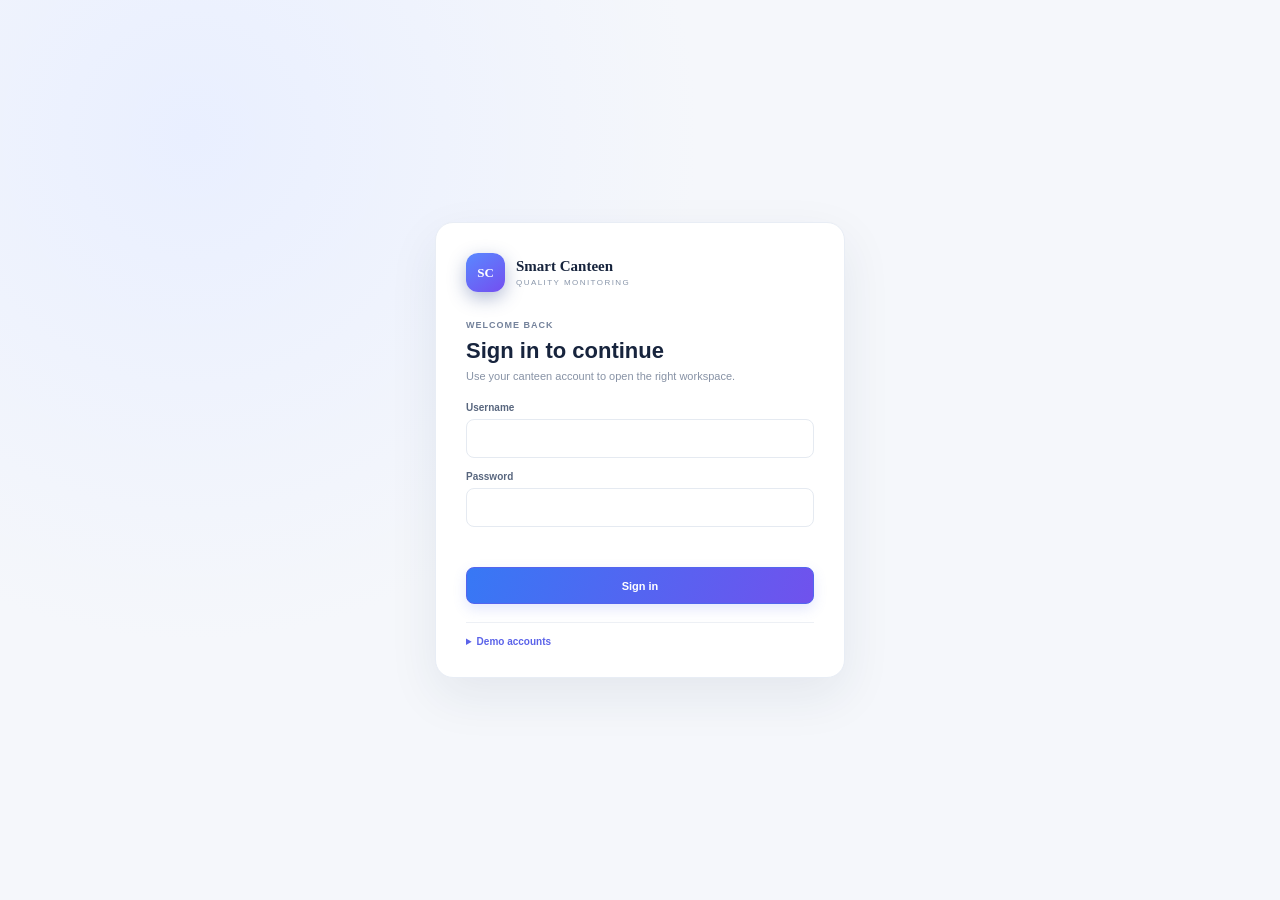
<file: templates/login.html>
<!doctype html>
<html lang="en">
<head>
  <meta charset="utf-8">
  <meta name="viewport" content="width=device-width, initial-scale=1">
  <title>Sign in · Smart Canteen</title>
  <link rel="stylesheet" href="/assets/css/styles.css">
</head>
<body class="login-page">
  <main class="login-card">
    <a class="brand login-brand" href="/login"><span class="brand-mark">SC</span><span><strong>Smart Canteen</strong><small>QUALITY MONITORING</small></span></a>
    <div class="eyebrow">WELCOME BACK</div>
    <h1>Sign in to continue</h1>
    <p class="login-intro">Use your canteen account to open the right workspace.</p>
    <form id="loginForm">
      <label>Username<input name="username" autocomplete="username" required></label>
      <label>Password<input name="password" type="password" autocomplete="current-password" required></label>
      <p class="login-error" id="loginError" role="alert"></p>
      <button class="button button-primary" type="submit">Sign in</button>
    </form>
    <details class="demo-credentials"><summary>Demo accounts</summary>
      <p>Admin: <code>admin / admin123</code></p>
      <p>Manager: <code>manager / manager123</code></p>
      <p>Inspector: <code>inspector / inspector123</code></p>
      <p>Student: <code>student / student123</code></p>
      <small>Local demo credentials only. Set a secret key and replace these accounts before deployment.</small>
    </details>
  </main>
  <script>
    const form = document.getElementById("loginForm");
    form.addEventListener("submit", async event => {
      event.preventDefault();
      const data = new FormData(form);
      const error = document.getElementById("loginError");
      error.textContent = "";
      try {
        const response = await fetch("/api/auth/login", {
          method: "POST",
          headers: { "Content-Type": "application/json" },
          body: JSON.stringify({ username: data.get("username"), password: data.get("password") })
        });
        const contentType = response.headers.get("content-type") || "";
        if (!contentType.includes("application/json")) {
          throw new Error(
            `The server returned HTTP ${response.status} instead of an API response. GitHub Pages cannot run the Flask login backend.`
          );
        }
        const result = await response.json();
        if (!response.ok) throw new Error(result.error || "Unable to sign in.");
        location.href = result.user.role === "Student" ? "/student" : "/";
      } catch (failure) {
        error.textContent = failure.message || "Unable to connect to the server.";
      }
    });
  </script>
</body>
</html>
</file>
<file: assets/css/styles.css>
:root{--navy:#071b3b;--navy-2:#0e2d59;--ink:#17243d;--muted:#738099;--line:#e8edf5;--canvas:#f5f7fb;--blue:#367cf6;--purple:#7455f6;--green:#23b878;--amber:#f2a93b;--coral:#f15e69;--shadow:0 7px 24px rgba(29,52,92,.055);--radius:15px}
[hidden]{display:none!important}
*{box-sizing:border-box}body{margin:0;background:var(--canvas);color:var(--ink);font-family:"DM Sans",sans-serif;font-size:13px}button,input,select,textarea{font:inherit}button{cursor:pointer}button:focus-visible,input:focus-visible,select:focus-visible,textarea:focus-visible{outline:3px solid rgba(54,124,246,.24);outline-offset:2px}h1,h2,h3,p{margin:0}h1,h2{font-family:Manrope,"DM Sans",sans-serif}button[disabled]{opacity:.6;cursor:not-allowed}.app-shell{min-height:100vh;display:flex}.sidebar{position:fixed;z-index:20;inset:0 auto 0 0;width:248px;background:linear-gradient(180deg,#081d3d 0%,#0a2449 58%,#0b2041 100%);color:#c7d2e4;padding:22px 14px 14px;display:flex;flex-direction:column;transition:width .22s ease,transform .22s ease}.brand{display:flex;gap:11px;align-items:center;color:white;text-decoration:none;padding:2px 10px 24px}.brand-mark{width:39px;height:39px;border-radius:12px;display:grid;place-items:center;background:linear-gradient(145deg,#5989ff,#744ef0);box-shadow:0 6px 18px #243e8859}.brand-mark svg{width:21px}.brand strong{display:block;font:800 15px Manrope}.brand small{display:block;color:#8fa5c5;font-size:8px;letter-spacing:1.45px;margin-top:3px}.nav-caption{font-size:9px;font-weight:700;color:#768eae;letter-spacing:1.25px;padding:8px 12px 9px}.main-nav{display:grid;gap:4px}.nav-link{width:100%;height:41px;border:0;border-radius:9px;color:#b9c8dd;background:transparent;display:flex;align-items:center;gap:12px;padding:0 12px;text-align:left;transition:.16s}.nav-link svg{width:17px;height:17px;stroke-width:1.8}.nav-link span:nth-child(2){font-size:12px;font-weight:500}.nav-link:hover{background:#ffffff0d;color:#fff}.nav-link.active{background:linear-gradient(90deg,#3775f5,#4d5bf3);color:#fff;box-shadow:0 5px 15px #2757ca49}.nav-count{margin-left:auto;color:#cfdaeb;font-size:10px}.alert-count{color:#ff9ca3}.nav-caption-bottom{margin-top:19px}.sidebar-bottom{margin-top:auto}.demo-note{display:flex;align-items:center;gap:10px;background:#ffffff0b;border:1px solid #ffffff13;border-radius:10px;padding:11px 12px;margin:0 2px 12px}.demo-note strong,.demo-note small{display:block}.demo-note strong{font-size:11px;color:#e7edf7}.demo-note small{font-size:10px;color:#90a5c3;margin-top:3px}.demo-dot,.live-dot{width:7px;height:7px;display:inline-block;border-radius:50%;background:#22c98b;box-shadow:0 0 0 3px #22c98b20}.profile-mini{background:transparent;border:0;color:white;display:flex;width:100%;align-items:center;gap:10px;text-align:left;padding:11px 7px;border-top:1px solid #ffffff12}.profile-mini>span:nth-child(2){flex:1}.profile-mini strong,.profile-mini small{display:block}.profile-mini strong{font-size:11px}.profile-mini small{font-size:10px;color:#8fa5c5;margin-top:3px}.profile-mini>svg{width:14px;color:#90a5c3}.avatar{width:30px;height:30px;border-radius:50%;display:grid;place-items:center;flex:0 0 auto;background:linear-gradient(140deg,#ddf0ff,#c9d9ff);color:#3159a4;font-size:10px;font-weight:800}.avatar-manager{background:linear-gradient(135deg,#d6eaff,#abbeff);color:#31559e}.sidebar-collapse{display:flex;align-items:center;gap:11px;width:100%;border:0;background:transparent;color:#8399b7;padding:12px 10px 4px;font-size:10px}.sidebar-collapse svg{width:15px}.main-area{margin-left:248px;min-width:0;width:calc(100% - 248px);min-height:100vh;display:flex;flex-direction:column;transition:margin .22s,width .22s}.topbar{height:66px;display:flex;align-items:center;gap:19px;padding:0 32px;background:#fff;border-bottom:1px solid #edf0f5;position:sticky;top:0;z-index:10}.crumb{white-space:nowrap;display:flex;align-items:center;gap:9px;font-size:11px;color:#9aa5b7}.crumb svg{width:13px}.crumb strong{color:#384763;font-weight:600}.search-box{height:35px;margin-left:auto;width:min(340px,30vw);display:flex;align-items:center;gap:9px;padding:0 10px;background:#f4f6fa;border:1px solid #eef1f5;border-radius:8px;color:#8995a9}.search-box svg{width:15px}.search-box input{min-width:0;flex:1;border:0;background:transparent;color:var(--ink);outline:none;font-size:11px}.search-box kbd{font-size:9px;border:1px solid #dfe4ec;border-radius:4px;padding:2px 4px;color:#8792a5;background:white}.icon-button{width:35px;height:35px;border-radius:9px;border:1px solid #edf0f5;background:white;color:#5b6982;display:grid;place-items:center;position:relative}.icon-button svg{width:17px}.icon-button:hover{background:#f7f9fc}.notification-button span,.notification-dot{position:absolute;width:7px;height:7px;right:7px;top:6px;border:1px solid white;border-radius:50%;background:#f35665}.profile-top{display:flex;align-items:center;gap:8px;border:0;background:transparent;color:#48566f;font-size:11px;white-space:nowrap}.profile-top .avatar{width:28px;height:28px}.profile-top svg{width:13px}.student-switch{height:34px;display:flex;align-items:center;gap:7px;border:0;border-radius:8px;background:#f0edff;color:#664be2;padding:0 11px;font-size:10px;font-weight:700;white-space:nowrap}.student-switch svg{width:14px}.mobile-menu{display:none}.page-wrap{width:100%;max-width:1600px;padding:25px 32px 22px;margin:0 auto;flex:1}.page-heading{display:flex;align-items:flex-end;justify-content:space-between;gap:15px;margin-bottom:19px}.eyebrow{font-size:9px;color:#74829b;font-weight:700;letter-spacing:1px;margin-bottom:7px;display:flex;align-items:center;gap:8px}.eyebrow .live-dot{width:6px;height:6px}.demo-pill{padding:3px 6px;color:#6d56df;background:#f0edff;border-radius:4px;font-size:8px;letter-spacing:.5px}.page-heading h1{font-size:23px;letter-spacing:-.65px;color:#14223c}.page-heading p{font-size:11px;color:#8792a5;margin-top:5px}.page-heading p b{color:#c1c9d5;padding:0 3px}.button{display:inline-flex;align-items:center;justify-content:center;gap:8px;height:37px;padding:0 13px;border-radius:8px;font-weight:600;font-size:11px;white-space:nowrap}.button svg{width:15px;height:15px}.button-outline{border:1px solid #e3e8f0;background:white;color:#56637b}.button-outline:hover{border-color:#becce1;background:#fbfcff}.button-primary{border:1px solid #5365ee;color:white;background:linear-gradient(110deg,#3778f5,#7052ed);box-shadow:0 5px 13px #5873ef2b}.button-primary:hover{filter:brightness(1.04)}.button-chevron{width:12px!important}.metric-grid{display:grid;grid-template-columns:repeat(5,minmax(0,1fr));gap:12px;margin-bottom:14px}.metric-card,.panel{border:1px solid #e9edf4;background:#fff;border-radius:var(--radius);box-shadow:var(--shadow)}.metric-card{padding:15px 15px 12px;min-width:0}.metric-top{display:flex;align-items:center;justify-content:space-between;font-size:10px;font-weight:600;color:#68758c;gap:5px}.metric-icon{width:31px;height:31px;display:grid;place-items:center;border-radius:9px;flex:0 0 auto}.metric-icon svg{width:16px;height:16px}.green{color:#18a668;background:#e6f8ef}.blue{color:#3479ed;background:#e9f1ff}.violet{color:#7655ed;background:#f0ecff}.amber{color:#ec9e28;background:#fff5e4}.red{color:#eb5661;background:#fff0f1}.metric-number{display:flex;align-items:baseline;gap:3px;margin:9px 0 8px;white-space:nowrap}.metric-number strong{font:800 24px Manrope;letter-spacing:-.7px;color:#14213b}.metric-number>span{font-size:11px;color:#65728a;font-weight:600}.metric-number em{font-style:normal;font-size:9px;font-weight:700;margin-left:auto;display:flex;align-items:center;gap:3px}.metric-number em svg{width:12px;height:12px}.positive{color:#1caa74}.negative,.text-coral{color:#e65863!important}.metric-foot{display:flex;align-items:center;gap:8px;min-height:14px;font-size:9px;color:#99a3b2;white-space:nowrap}.metric-foot small{font-size:9px;overflow:hidden;text-overflow:ellipsis}.metric-foot small b{color:#64728b}.mini-bar{height:4px;background:#edf3ef;border-radius:4px;flex:1;max-width:58px;overflow:hidden}.mini-bar i{display:block;height:100%;border-radius:4px;background:#28bd83}.blue-bar{background:#edf2fc}.blue-bar i{background:#4c87f4}.metric-context{overflow:hidden;text-overflow:ellipsis}.target-check{margin-left:auto;color:#23b878}.target-check svg{width:14px;height:14px}.stars-small{color:#f3a83f;letter-spacing:1px;font-size:11px;white-space:nowrap}.metric-link,.text-button{color:#5e5ce8;cursor:pointer}.metric-link{font-size:9px;font-weight:600;margin-left:auto;display:flex;align-items:center;gap:3px}.metric-link svg{width:11px}.charts-grid{display:grid;grid-template-columns:1fr 1fr;gap:13px;margin-bottom:13px}.panel{padding:15px 16px;min-width:0}.chart-panel{height:256px}.panel-heading{display:flex;align-items:center;justify-content:space-between;gap:12px;margin-bottom:10px}.panel-title{display:flex;align-items:center;gap:9px;min-width:0}.panel-title h2{font-size:12px;letter-spacing:-.2px;color:#21304b}.panel-title small{display:block;color:#9aa4b4;font-size:9px;margin-top:3px}.panel-icon{width:28px;height:28px;border-radius:8px;display:grid;place-items:center;flex:0 0 auto}.panel-icon svg{width:15px;height:15px}.purple-icon{background:#f0edff;color:#7055ed}.coral-icon{background:#fff0f1;color:#ed6470}.blue-icon{background:#eaf2ff;color:#4d82ed}.green-icon{background:#e8f8f0;color:#24af73}.select-compact{height:29px;border:1px solid #e8edf4;border-radius:7px;padding:0 9px;background:#fff;color:#66738b;font-size:9px}.text-button{border:0;background:transparent;padding:4px 1px;font-size:9px;font-weight:700;white-space:nowrap;display:inline-flex;gap:4px;align-items:center}.text-button svg{width:12px;height:12px}.chart-canvas{height:184px;position:relative}.trend-panel .chart-canvas{height:178px}.lower-grid{display:grid;grid-template-columns:1.02fr .98fr;gap:13px;margin-bottom:13px}.pdca-panel,.complaints-panel{min-height:238px}.more-button{background:transparent;color:#8e9aae;border:0}.more-button svg{width:17px}.pdca-steps{display:flex;align-items:stretch;gap:4px;margin:17px 0 16px}.pdca-step{min-width:0;flex:1;padding:11px 9px 9px;border-radius:9px;border:1px solid}.step-plan{background:#f1fbf5;border-color:#b9e9cb}.step-do{background:#eff6ff;border-color:#c6d9ff}.step-check{background:#fff9e9;border-color:#f5df9d}.step-act{background:#fff2f2;border-color:#f4c5c8}.step-label{font-size:8px;letter-spacing:.55px;font-weight:800;color:#567269;display:block;margin-bottom:8px}.step-do .step-label{color:#4972b9}.step-check .step-label{color:#ad8831}.step-act .step-label{color:#b85b64}.pdca-step strong{font-size:9px;display:block;white-space:nowrap;overflow:hidden;text-overflow:ellipsis}.pdca-step small{display:block;color:#8994a5;font-size:8px;margin:4px 0 10px;white-space:nowrap;overflow:hidden;text-overflow:ellipsis}.step-status{display:flex;align-items:center;gap:3px;font-size:8px;font-weight:700;color:#5e8a70;white-space:nowrap}.step-status svg{width:11px;height:11px}.step-do .step-status{color:#557ac0}.step-check .step-status,.step-act .step-status{color:#aa8b43}.step-arrow{width:12px;flex:0 0 auto;color:#aab4c3;align-self:center}.step-arrow svg{width:13px}.progress-row{display:flex;align-items:center;gap:8px;font-size:9px;color:#8994a6}.progress-row strong{font-size:9px;color:#50607c}.progress-track{height:5px;background:#edf0f6;border-radius:5px;overflow:hidden;flex:1}.progress-track i{display:block;height:100%;border-radius:5px;background:linear-gradient(90deg,#387bf5,#7655f1)}.progress-row .text-button{margin-left:2px}.complaint-table,.full-table{width:100%;border-collapse:collapse;text-align:left}.complaint-table th,.full-table th{font-size:8px;font-weight:700;color:#9ba5b5;padding:7px 6px;border-bottom:1px solid #edf0f4;white-space:nowrap}.complaint-table td,.full-table td{font-size:9px;color:#64718a;padding:8px 6px;border-bottom:1px solid #f0f2f6;white-space:nowrap}.complaint-table tbody tr:last-child td,.full-table tbody tr:last-child td{border-bottom:0}.complaint-id{color:#52627f;font-weight:700}.issue-cell{max-width:130px;overflow:hidden;text-overflow:ellipsis}.priority,.status-chip{display:inline-flex;align-items:center;justify-content:center;border-radius:5px;padding:4px 7px;font-size:8px;font-weight:700;white-space:nowrap}.priority-high{background:#fff0f0;color:#e45a65}.priority-medium{background:#fff7e8;color:#d79623}.priority-low{background:#eaf8ef;color:#249661}.status-open{background:#fff0f0;color:#dc5760}.status-in-progress{background:#fff7e8;color:#bf8b25}.status-resolved,.status-good{background:#e9f8f0;color:#249660}.status-demo{background:#f0edff;color:#6b54dc}.table-action{border:0;background:transparent;color:#5b63e9;font-size:9px;font-weight:700}.bottom-widgets{display:grid;grid-template-columns:1fr 1fr 1fr;gap:13px}.compact-panel{min-height:162px;padding:13px 14px}.compact-panel .panel-heading{margin-bottom:10px}.compact-panel .panel-title h2{font-size:11px}.compact-panel .panel-title small{font-size:8px}.status-chip{padding:4px 7px}.checklist-preview{display:grid;gap:7px;margin:4px 0 9px}.checklist-preview span{display:flex;justify-content:space-between;color:#7d899c;font-size:9px}.checklist-preview b{font-size:8px;color:#239965;font-weight:600}.checklist-preview span:last-child b{color:#d49220}.inspection-preview{display:flex;flex-wrap:wrap;gap:7px;margin:13px 0}.inspection-preview span{display:flex;align-items:center;gap:4px;padding:5px 7px;background:#f7f9fc;border-radius:6px;color:#67748a;font-size:8px}.inspection-preview svg{width:11px;height:11px;color:#20a86d}.inspection-preview span:nth-child(3) svg{color:#e5a231}.rating-summary{display:flex;align-items:center;gap:12px;margin:5px 0}.rating-summary>strong{font:800 26px Manrope;color:#182642}.rating-summary>span{display:grid;gap:2px}.rating-summary small{font-size:8px;color:#9aa4b3}.feedback-quote{padding:8px 9px;background:#fafbfe;border-radius:7px;color:#66738a;font-size:9px;line-height:1.5}.feedback-quote small{display:block;color:#a0a9b6;font-size:8px;margin-top:3px}
.app-footer{display:flex;justify-content:space-between;padding:12px 32px 15px;color:#9aa4b4;font-size:9px}.app-footer b{color:#cbd1db;padding:0 4px}.app-footer svg{width:11px;height:11px;vertical-align:middle;color:#e6889a}
.view-panel{display:none}.view-panel.active{display:block}.slim-metrics{grid-template-columns:repeat(3,minmax(0,1fr));margin:20px 0}.slim-metrics .metric-card{min-height:104px}.form-panel{max-width:1050px}.inspection-form{display:grid;gap:17px;margin-top:15px}.form-top-grid{display:grid;grid-template-columns:repeat(3,1fr);gap:13px}.inspection-form label,.whys-form label{display:grid;gap:7px;color:#58667e;font-size:10px;font-weight:600}.inspection-form input,.inspection-form select,.inspection-form textarea,.whys-form input,.student-form input,.student-form select,.student-form textarea,.track-form input{width:100%;border:1px solid #e5eaf1;border-radius:8px;background:white;color:#32415b;padding:10px 11px;outline:none;font-size:11px}.inspection-form textarea,.student-form textarea{resize:vertical}.criteria-list{border:1px solid #edf0f5;border-radius:10px;overflow:hidden}.criteria-row{display:grid;grid-template-columns:minmax(150px,1fr) 200px minmax(180px,1.4fr);align-items:center;gap:12px;padding:10px 12px;border-bottom:1px solid #f0f2f6}.criteria-row:last-child{border-bottom:0}.criteria-row>strong{font-size:10px}.criteria-row input{padding:8px}.radio-options{display:flex;gap:9px}.radio-options label{display:flex;align-items:center;gap:4px;font-size:9px;cursor:pointer;white-space:nowrap}.radio-options input{width:auto;accent-color:#5268ed}.status-good{font-weight:700}.filter-row{display:flex;gap:7px}.table-scroll{width:100%;overflow:auto}.full-table{min-width:950px}.full-table td{font-size:10px;padding:12px 8px}.full-table th{padding:10px 8px}.feedback-list{display:grid}.feedback-item{display:flex;gap:11px;padding:14px 3px;border-top:1px solid #f0f2f6}.feedback-item:first-child{border-top:0}.feedback-avatar{width:35px;height:35px;border-radius:50%;display:grid;place-items:center;background:#eef2ff;color:#5d69cf;font-weight:700;font-size:10px;flex:0 0 auto}.feedback-body{flex:1}.feedback-body strong{font-size:10px}.feedback-body .feedback-meta{font-size:9px;color:#9aa4b3;margin-left:7px}.feedback-body p{font-size:10px;color:#65728a;line-height:1.5;margin-top:5px}.feedback-rating{color:#f0a13a;font-size:10px;margin-left:auto;white-space:nowrap}.analysis-grid{display:grid;grid-template-columns:1fr 1fr;gap:14px}.analysis-card{min-height:300px}.analysis-card>p{font-size:10px;color:#8893a5;line-height:1.6;margin:6px 0 10px}.analysis-chart{height:195px}.fishbone{padding:20px 5px 5px;position:relative;height:202px;display:flex;align-items:center}.fishbone-head{background:#f0edff;color:#5e4bd2;font-size:9px;font-weight:700;text-align:center;padding:10px;border-radius:8px;z-index:1;min-width:82px}.fishbone-spine{height:2px;position:absolute;left:45px;right:88px;top:51%;background:#9caac0}.fishbone-spine:after{content:"";position:absolute;right:-1px;top:-5px;border-left:11px solid #9caac0;border-top:6px solid transparent;border-bottom:6px solid transparent}.fishbone-categories{display:grid;grid-template-columns:repeat(5,1fr);gap:8px;position:absolute;inset:14px 92px 8px 20px;align-items:center}.fishbone-categories span{border-top:1px solid #bec8d6;align-self:start;padding-top:7px;position:relative}.fishbone-categories span:nth-child(2n){align-self:end;border-top:0;border-bottom:1px solid #bec8d6;padding:0 0 7px}.fishbone-categories b{font-size:8px;color:#44536c;display:block}.fishbone-categories small{font-size:7px;line-height:1.6;color:#8b96a8;display:block;margin-top:4px}.whys-form{display:grid;gap:10px}.why-field{display:grid;grid-template-columns:38px 1fr;gap:8px;align-items:center}.why-field span{width:28px;height:28px;border-radius:50%;display:grid;place-items:center;background:#f0edff;color:#6555dd;font-size:10px;font-weight:700}.why-field input{padding:8px 10px}.checksheet{display:grid;border:1px solid #edf0f5;border-radius:8px;overflow:hidden;margin-top:15px}.checksheet div{display:flex;justify-content:space-between;padding:10px;border-bottom:1px solid #edf0f5;font-size:10px;color:#66738b}.checksheet div:last-child{border:0}.checksheet strong{color:#5868dc}.improvement-grid{display:grid;grid-template-columns:1fr 1fr;gap:14px;margin:20px 0}.improvement-card{padding:18px}.improvement-top{display:flex;justify-content:space-between;align-items:center}.plan-id{font-size:9px;color:#98a3b5;font-weight:700;letter-spacing:.7px}.improvement-card h2{font-size:16px;margin:14px 0 7px}.improvement-card>p{font-size:10px;line-height:1.6;color:#7c889b;min-height:48px}.plan-owner{display:flex;align-items:center;gap:6px;font-size:9px;color:#68758b;margin:13px 0}.avatar-small{width:23px;height:23px;font-size:8px}.avatar-teal{background:#e4f7f4;color:#178c7c}.plan-progress>span{display:block;font-size:9px;color:#77849a;margin-bottom:7px}.plan-steps{display:flex;justify-content:space-between;margin:15px 0;color:#a0a9b7;font-size:9px}.plan-steps span{flex:1;text-align:center;border-top:2px solid #e8ecf3;padding-top:8px}.plan-steps span.done{color:#249c68;border-color:#27b87c}.plan-steps span.current{color:#5b67e9;border-color:#6572f0}.plan-open{width:100%}.outcomes{display:grid;grid-template-columns:repeat(3,1fr);gap:12px}.outcomes>div{padding:14px;border:1px solid #edf0f5;border-radius:9px}.outcomes small,.outcomes strong,.outcomes span{display:block}.outcomes small{font-size:9px;color:#8792a4}.outcomes strong{display:flex;align-items:center;gap:5px;font:700 14px Manrope;margin:9px 0}.outcomes strong svg{width:14px;color:#97a2b2}.outcomes span{font-size:9px}.reports-grid{display:grid;grid-template-columns:repeat(3,1fr);gap:13px}.report-card{padding:17px}.report-card-icon{width:36px;height:36px;display:grid;place-items:center;background:#f0edff;border-radius:10px;color:#7155ed;margin-bottom:13px}.report-card-icon svg{width:18px}.report-card h2{font-size:12px}.report-card p{font-size:9px;line-height:1.5;color:#8a95a6;margin:6px 0 15px;min-height:27px}.report-card-actions{display:flex;gap:7px}.report-card-actions button{flex:1}.report-notice{display:flex;align-items:center;gap:8px;color:#74819a;background:#f0f4ff;border-radius:8px;padding:11px 13px;margin-top:16px;font-size:10px}.report-notice svg{width:15px;color:#537cdb;flex:0 0 auto}.settings-panel{max-width:850px}.settings-row{display:flex;align-items:center;gap:14px;padding:16px 4px;border-bottom:1px solid #edf0f5}.settings-row:last-child{border-bottom:0}.settings-icon{width:34px;height:34px;border-radius:9px;background:#f1f4fa;color:#64748d;display:grid;place-items:center}.settings-icon svg{width:16px}.settings-row>div{flex:1}.settings-row h2{font-size:11px}.settings-row p{font-size:9px;color:#909bad;margin-top:4px}.toggle input{display:none}.toggle span{width:37px;height:21px;background:#dce2eb;display:block;border-radius:12px;position:relative}.toggle span:after{content:"";position:absolute;width:15px;height:15px;top:3px;left:3px;border-radius:50%;background:white;transition:.2s}.toggle input:checked+span{background:#5c6ce9}.toggle input:checked+span:after{left:19px}
.student-app{--student-ink:#1c2741;min-height:100vh;max-width:100%;background:#f5f7fb}.student-topbar{height:62px;position:sticky;top:0;z-index:8;background:white;border-bottom:1px solid #edf0f5;display:flex;align-items:center;justify-content:space-between;padding:0 max(calc((100vw - 480px)/2),18px)}.student-admin-link{height:33px;display:flex;align-items:center;gap:6px;border:1px solid #e6eaf2;border-radius:8px;background:#fff;color:#5d56d9;padding:0 9px;font-size:9px;font-weight:700;white-space:nowrap}.student-admin-link svg{width:14px;height:14px}.student-brand{display:flex;align-items:center;gap:9px;margin-right:auto;margin-left:12px}.student-logo{width:34px;height:34px;display:grid;place-items:center;color:white;background:linear-gradient(140deg,#357bf6,#7652ef);border-radius:11px}.student-logo svg{width:17px}.student-brand strong,.student-brand small{display:block}.student-brand strong{font:700 12px Manrope}.student-brand small{font-size:9px;color:#95a0b0;margin-top:2px}.student-topbar>.icon-button{position:relative}.student-tabs{position:sticky;top:62px;z-index:7;background:#fff;max-width:480px;margin:auto;display:grid;grid-template-columns:repeat(5,1fr);border-bottom:1px solid #edf0f5}.student-tab{height:51px;border:0;border-bottom:2px solid transparent;background:white;color:#909aad;display:grid;place-content:center;justify-items:center;gap:4px;font-size:8px;font-weight:600}.student-tab svg{width:16px;height:16px}.student-tab.active{color:#6557e9;border-color:#6658eb}.student-content{width:min(100%,480px);margin:auto;padding:18px 16px 35px}.student-view{display:none}.student-view.active{display:block}.student-greeting{position:relative;min-height:134px;padding:10px 5px 15px;display:flex;justify-content:space-between;overflow:hidden}.student-overline{font-size:8px;letter-spacing:1.15px;color:#929caf;font-weight:800}.student-greeting h1,.student-page-title h1{font-size:25px;letter-spacing:-.8px;color:#192641;margin-top:9px;line-height:1.15}.student-greeting h1 strong{color:#7054eb}.student-greeting p,.student-page-title p{font-size:10px;color:#8792a4;margin-top:7px}.sun-illustration{width:89px;height:89px;border-radius:50%;align-self:center;display:grid;place-items:center;color:#f7a53f;background:linear-gradient(135deg,#fff5d9,#ffe5cf);box-shadow:0 0 0 12px #fff6e7;margin-right:10px}.sun-illustration svg{width:42px;height:42px;stroke-width:1.5}.student-card{background:#fff;border:1px solid #edf0f5;border-radius:15px;padding:15px;box-shadow:0 7px 20px rgba(30,54,94,.045)}.meal-card{background:linear-gradient(125deg,#347cf4 0%,#5a66f4 55%,#7954ee 100%);color:white;position:relative;overflow:hidden;padding:17px;margin-bottom:20px}.meal-card:after{content:"";position:absolute;width:143px;height:143px;border-radius:50%;background:#ffffff12;right:-47px;top:-43px;border:1px solid #ffffff25;box-shadow:0 0 0 16px #ffffff0a,0 0 0 33px #ffffff08}.card-kicker{display:flex;align-items:center;gap:6px;font-size:8px;letter-spacing:.8px;font-weight:800;color:#eaf0ff}.card-kicker .live-dot{width:6px;height:6px;background:#a5ffc7;box-shadow:0 0 0 3px #ffffff1a}.meal-time{margin-left:auto;font-size:8px;font-weight:500;letter-spacing:0;color:#e0e7ff}.meal-card h2{font-size:17px;margin:17px 0 5px;position:relative;z-index:1}.meal-card p{font-size:10px;color:#e3e9ff;position:relative;z-index:1}.meal-tags{display:flex;gap:6px;margin:12px 0 14px;position:relative;z-index:1}.meal-tags span{display:flex;align-items:center;gap:4px;padding:5px 7px;border-radius:20px;background:#ffffff20;font-size:8px}.meal-tags svg{width:11px;height:11px}.button-white{height:32px;background:white;color:#584fd7;border:0;font-size:9px;position:relative;z-index:1}.button-white svg{width:13px}.student-section-title{display:flex;align-items:center;justify-content:space-between;margin:20px 2px 10px}.student-section-title h2{font-size:13px}.student-section-title>span{font-size:8px;color:#9da7b5}.student-score-grid{display:grid;grid-template-columns:1fr 1fr;gap:10px}.student-score-card{background:white;border:1px solid #edf0f5;border-radius:13px;padding:12px;display:grid;grid-template-columns:29px 1fr;column-gap:7px;align-items:center}.score-icon{grid-row:span 3;width:29px;height:29px;border-radius:9px;display:grid;place-items:center}.score-icon svg{width:15px}.quality-score{color:#1ea66a;background:#e9f8f0}.hygiene-score{color:#467ce9;background:#edf3ff}.student-score-card>small{font-size:8px;color:#8994a6}.student-score-card>strong{font:800 19px Manrope;color:#1b2943;margin-top:2px}.student-score-card>strong span{font-size:10px;color:#75819a;margin-left:2px}.score-caption{font-size:8px;color:#22a970;display:flex;gap:3px;align-items:center}.score-caption svg{width:10px;height:10px}.rating-card{margin-top:10px}.rating-top{display:flex;justify-content:space-between;gap:12px;align-items:center}.rating-top h2{font:800 24px Manrope;margin:5px 0 0}.rating-top h2 small{font:500 10px "DM Sans";color:#8994a6}.rating-bars{width:46%;display:grid;gap:6px}.rating-bars span{display:grid;grid-template-columns:37px 1fr;align-items:center;gap:5px;font-size:8px;color:#7e8a9d}.rating-bars i{height:4px;border-radius:5px;background:#edf0f5;overflow:hidden}.rating-bars i b{display:block;height:100%;border-radius:5px;background:#f4a840}.rating-card>p{font-size:8px;color:#a0a9b7;margin-top:12px}.complaint-status-card{display:flex;align-items:center;gap:10px;margin-top:10px;padding:11px}.complaint-status-icon{width:31px;height:31px;display:grid;place-items:center;border-radius:9px;color:#6b59e7;background:#f0edff}.complaint-status-icon svg{width:16px}.complaint-status-card>div{flex:1}.complaint-status-card strong,.complaint-status-card small{display:block}.complaint-status-card strong{font-size:9px}.complaint-status-card small{font-size:8px;color:#9aa4b3;margin-top:3px}.complaint-status-card .icon-button{width:28px;height:28px;border:0;background:#f7f8fb}.student-quick-feedback{width:100%;margin-top:11px;height:42px}.timings-card{display:grid;grid-template-columns:repeat(3,1fr);padding:12px 8px}.timings-card>span{display:grid;justify-items:center;gap:4px;border-right:1px solid #edf0f5}.timings-card>span:last-child{border:0}.timings-card svg{width:16px;color:#6858e8}.timings-card b{font-size:8px}.timings-card small{font-size:7px;color:#969faf}.student-page-title{padding:7px 3px 15px}.student-page-title h1{font-size:23px}.menu-day-tabs{display:flex;gap:7px;margin-bottom:11px}.menu-day-tabs button,.student-subtabs button{height:29px;padding:0 12px;border:1px solid #e7eaf1;border-radius:18px;background:white;color:#7e899d;font-size:9px}.menu-day-tabs button.active,.student-subtabs button.active{background:#6658eb;color:white;border-color:#6658eb}.menu-section{margin-bottom:11px}.menu-time{display:flex;align-items:center;gap:9px;padding-bottom:10px;border-bottom:1px solid #edf0f5}.menu-time>svg{width:25px;height:25px;padding:5px;color:#6758e8;background:#f0edff;border-radius:7px}.menu-time strong,.menu-time small{display:block}.menu-time strong{font-size:10px}.menu-time small{font-size:8px;color:#939eae;margin-top:2px}.menu-dish{display:flex;align-items:center;gap:9px;padding:10px 0 0}.dish-emoji{width:35px;height:35px;display:grid;place-items:center;background:#fff6e9;border-radius:9px;font-size:17px}.menu-dish div{flex:1}.menu-dish strong,.menu-dish small{display:block}.menu-dish strong{font-size:9px}.menu-dish small{font-size:8px;color:#98a2b1;margin-top:3px}.dish-price{font-size:9px;font-weight:700;color:#6657df}.student-form{display:grid;gap:10px}.rating-question{text-align:center;padding:17px}.rating-question>label{display:block;font-size:11px;font-weight:700}.star-picker{display:flex;justify-content:center;gap:8px;margin:8px 0 4px}.star-picker button,.mini-star-picker button{padding:0;border:0;background:transparent;color:#d9dee8}.star-picker button{font-size:31px;line-height:1;color:#d3dae4}.star-picker button.selected,.mini-star-picker button.selected{color:#f3a43d}.rating-question>small{font-size:8px;color:#9ba5b4}.rating-rows{padding:5px 12px}.rating-row{height:43px;display:grid;grid-template-columns:24px minmax(76px,1fr) auto 22px;align-items:center;gap:5px;border-bottom:1px solid #f0f2f6}.rating-row:last-child{border-bottom:0}.rating-row-icon{width:22px;height:22px;display:grid;place-items:center;border-radius:7px;color:#4e80e5;background:#eef4ff}.rating-row-icon svg{width:12px}.rating-row-icon.clean{color:#21a873;background:#eaf8f0}.rating-row-icon.speed{color:#7b5beb;background:#f2eeff}.rating-row>span:nth-child(2){font-size:9px;font-weight:600}.mini-star-picker{display:flex;gap:0}.mini-star-picker button{font-size:16px;line-height:1}.rating-row>small{font-size:8px;color:#74819a;text-align:right}.rating-row input{display:none}.form-fields{display:grid;gap:11px}.form-fields label,.complaint-categories>label,.track-form label{display:grid;gap:6px;font-size:9px;font-weight:700;color:#4e5c74}.form-fields label>span{font-weight:400;color:#a0a9b6;float:right}.form-fields select,.student-complaint-form select{height:37px}.form-fields textarea,.complaint-categories textarea{font-size:10px}.privacy-note{font-size:8px;color:#94a0b0;display:flex;align-items:center;gap:5px}.privacy-note svg{width:12px}.student-submit{width:100%;height:43px}.student-submit svg{margin-left:auto}.student-subtabs{display:flex;gap:8px;margin-bottom:11px}.complaint-categories{display:grid;gap:13px}.complaint-categories>label:first-child{display:block}.category-options{display:grid;grid-template-columns:1fr 1fr;gap:7px}.category-options label{cursor:pointer}.category-options input{position:absolute;opacity:0;pointer-events:none}.category-options label span{min-height:43px;display:flex;align-items:center;gap:8px;padding:9px;border:1px solid #e8edf4;border-radius:9px;font-size:9px;color:#67748a;background:white;transition:.16s}.category-options label span svg{width:15px;color:#7180a0}.category-options input:checked+span{border-color:#7568ec;background:#f5f3ff;color:#5145c1}.category-options input:checked+span svg{color:#6558df}.track-form{text-align:center;padding:22px}.track-form[hidden]{display:none}.track-icon{width:43px;height:43px;border-radius:13px;background:#f0edff;color:#6758e8;display:grid;place-items:center;margin:0 auto 12px}.track-icon svg{width:20px}.track-form h2{font-size:14px}.track-form>p{font-size:9px;color:#929dae;margin:6px 0 16px}.track-form label{text-align:left;margin-bottom:10px}.track-form .button{width:100%}.tracking-card{margin-top:12px;padding:12px;text-align:left;background:#f7f8ff;border-radius:9px}.tracking-card strong{font-size:10px}.tracking-card p{font-size:9px;color:#74819a;margin-top:5px}.history-list{display:grid;gap:10px}.history-item{padding:13px;display:flex;align-items:flex-start;gap:10px}.history-icon{width:29px;height:29px;display:grid;place-items:center;background:#fff4e4;color:#e99d32;border-radius:8px}.history-icon svg{width:15px}.history-item>div{flex:1}.history-item strong{display:block;font-size:9px}.history-item small{display:block;font-size:8px;color:#9ba5b5;margin-top:4px}.history-item p{font-size:9px;color:#718097;margin-top:7px;line-height:1.5}.history-item .status-chip{align-self:center}.toast-region{position:fixed;z-index:40;left:50%;bottom:20px;transform:translate(-50%,20px);opacity:0;pointer-events:none;transition:.22s}.toast-region.show{opacity:1;transform:translate(-50%,0)}.toast-message{max-width:min(380px,calc(100vw - 32px));background:#182843;color:white;border-radius:10px;padding:12px 15px;box-shadow:0 10px 30px #101e3840;font-size:10px;line-height:1.45}.admin-toasts{bottom:20px}.modal-backdrop{position:fixed;z-index:50;inset:0;background:#101c35a6;display:grid;place-items:center;padding:20px}.modal-backdrop[hidden]{display:none}.modal{width:min(100%,390px);position:relative;border-radius:17px;background:white;padding:26px;text-align:center;box-shadow:0 20px 60px #0b193533}.modal-close{position:absolute;right:13px;top:13px;width:30px;height:30px;border:0;border-radius:7px;background:#f5f7fa;color:#718098;display:grid;place-items:center}.modal-close svg{width:15px}.modal-icon{width:43px;height:43px;border-radius:13px;margin:0 auto 12px;background:#f0edff;color:#6c59e7;display:grid;place-items:center}.modal-icon svg{width:20px}.modal h2{font-size:16px;margin-bottom:8px}.modal p{font-size:10px;color:#7d899c;line-height:1.6;margin-bottom:18px}.modal .button{width:100%}
.sidebar.collapsed{width:76px;padding-left:10px;padding-right:10px}.sidebar.collapsed .brand{padding-left:7px}.sidebar.collapsed .brand>span:last-child,.sidebar.collapsed .nav-caption,.sidebar.collapsed .nav-link span,.sidebar.collapsed .demo-note span:last-child,.sidebar.collapsed .profile-mini>span:nth-child(2),.sidebar.collapsed .profile-mini>svg,.sidebar.collapsed .sidebar-collapse span{display:none}.sidebar.collapsed .nav-link{justify-content:center;padding:0}.sidebar.collapsed .brand-mark{flex:0 0 auto}.sidebar.collapsed .demo-note{justify-content:center;padding:10px 0}.sidebar.collapsed .profile-mini{justify-content:center}.sidebar.collapsed+.main-area{margin-left:76px;width:calc(100% - 76px)}
@media(max-width:1250px){.sidebar{width:220px}.main-area{margin-left:220px;width:calc(100% - 220px)}.metric-grid{grid-template-columns:repeat(3,minmax(0,1fr))}.metric-card:nth-child(n+4){grid-column:span 1}.bottom-widgets{grid-template-columns:1fr 1fr}.satisfaction-summary{grid-column:span 2}.page-wrap{padding-left:24px;padding-right:24px}.topbar{padding:0 24px;gap:13px}}
@media(max-width:900px){.sidebar{transform:translateX(-100%);width:248px}.sidebar.mobile-open{transform:translateX(0);box-shadow:15px 0 35px #071b3b35}.main-area{margin-left:0;width:100%}.mobile-menu{display:grid}.topbar{padding:0 18px}.crumb{display:none}.search-box{width:auto;flex:1;margin-left:0}.search-box kbd{display:none}.page-wrap{padding:22px 18px}.sidebar.collapsed{width:248px}.sidebar.collapsed .brand>span:last-child,.sidebar.collapsed .nav-caption,.sidebar.collapsed .nav-link span,.sidebar.collapsed .demo-note span:last-child,.sidebar.collapsed .profile-mini>span:nth-child(2),.sidebar.collapsed .profile-mini>svg,.sidebar.collapsed .sidebar-collapse span{display:initial}.sidebar.collapsed .nav-link{justify-content:flex-start;padding:0 12px}.sidebar.collapsed .demo-note{justify-content:flex-start;padding:10px 12px}.sidebar.collapsed .profile-mini{justify-content:flex-start}.sidebar.collapsed+.main-area{margin-left:0;width:100%}}
@media(max-width:650px){body{font-size:12px}.topbar{height:58px;gap:9px;padding:0 12px}.topbar-action,.profile-top{display:none}.search-box{height:33px}.student-switch{padding:0 8px;font-size:0}.student-switch svg{width:16px}.page-wrap{padding:20px 13px}.page-heading{align-items:flex-start;flex-direction:column;margin-bottom:15px}.page-heading h1{font-size:21px}.page-heading>.button{align-self:flex-start}.metric-grid{grid-template-columns:1fr 1fr;gap:8px}.metric-card{padding:12px}.metric-card:last-child{grid-column:span 2}.metric-number strong{font-size:22px}.charts-grid,.lower-grid{grid-template-columns:1fr;gap:10px}.chart-panel{height:243px}.chart-canvas{height:170px}.trend-panel .chart-canvas{height:166px}.pdca-panel,.complaints-panel{min-height:auto}.pdca-steps{gap:2px;margin:14px 0}.pdca-step{padding:9px 6px}.pdca-step strong{font-size:8px}.pdca-step small{font-size:7px}.step-arrow{width:9px}.step-arrow svg{width:11px}.step-status{font-size:7px}.progress-row{gap:5px;font-size:8px}.progress-row .text-button{font-size:8px}.bottom-widgets{grid-template-columns:1fr}.satisfaction-summary{grid-column:auto}.app-footer{padding:12px 14px;gap:8px;font-size:8px}.app-footer span:last-child{display:none}.slim-metrics{grid-template-columns:1fr 1fr}.slim-metrics .metric-card:last-child{grid-column:span 2}.form-top-grid{grid-template-columns:1fr}.criteria-row{grid-template-columns:1fr;gap:7px}.radio-options{gap:14px}.filter-row{width:100%;overflow:auto}.panel-heading:has(.filter-row){align-items:flex-start;flex-direction:column}.analysis-grid,.improvement-grid{grid-template-columns:1fr}.reports-grid{grid-template-columns:1fr 1fr}.report-card{padding:13px}.report-card-actions{flex-direction:column}.outcomes{grid-template-columns:1fr}.page-heading>.button{font-size:10px}.fishbone-categories{left:10px;right:77px}.fishbone-head{min-width:71px;font-size:8px}.settings-row{gap:9px}.settings-edit{padding:0 8px;font-size:9px}}
@media(max-width:380px){.page-wrap{padding-left:10px;padding-right:10px}.metric-top{font-size:9px}.metric-icon{width:28px;height:28px}.pdca-step{padding:8px 4px}.step-arrow{width:7px}.step-arrow svg{width:9px}.step-label{font-size:7px}.pdca-step strong{font-size:7px}.student-content{padding-left:12px;padding-right:12px}.rating-row{grid-template-columns:22px minmax(63px,1fr) auto 18px;gap:3px}.rating-row>span:nth-child(2){font-size:8px}.mini-star-picker button{font-size:14px}.rating-row>small{font-size:7px}}
@media(min-width:700px){.student-app{background:linear-gradient(135deg,#eff3ff,#f8f9fc)}.student-topbar{padding-left:max(calc((100vw - 520px)/2),20px);padding-right:max(calc((100vw - 520px)/2),20px)}.student-tabs{border:1px solid #edf0f5;border-top:0;border-radius:0 0 12px 12px}.student-content{margin:17px auto 28px;padding:18px;background:#fff;border:1px solid #edf0f5;border-radius:19px;box-shadow:0 9px 30px rgba(30,54,94,.06)}}
.login-page{min-height:100vh;display:grid;place-items:center;padding:20px;background:radial-gradient(circle at 15% 15%,#e9efff 0,transparent 38%),var(--canvas)}.login-card{width:min(100%,410px);padding:30px;background:white;border:1px solid var(--line);border-radius:18px;box-shadow:0 18px 50px #1b315014}.login-brand{padding:0 0 28px;color:var(--ink)}.login-brand .brand-mark{color:white;font:800 13px Manrope}.login-brand small{color:#8996aa}.login-card>.eyebrow{margin-bottom:8px}.login-card h1{font-size:22px}.login-intro{margin:6px 0 20px;color:#8792a5;font-size:11px}.login-card form{display:grid;gap:13px}.login-card form label{display:grid;gap:6px;color:#58667e;font-size:10px;font-weight:600}.login-card form input{height:39px;border:1px solid #e5eaf1;border-radius:8px;padding:0 11px}.login-card form .button{width:100%}.login-error{min-height:14px;color:#db4b57;font-size:10px}.demo-credentials{margin-top:18px;padding-top:13px;border-top:1px solid #edf0f5;color:#65728a;font-size:10px}.demo-credentials summary{cursor:pointer;font-weight:700;color:#5b63e9}.demo-credentials p{margin-top:7px}.demo-credentials small{display:block;margin-top:9px;color:#9a6870;line-height:1.5}.staff-grid{display:grid;grid-template-columns:1fr 1fr;gap:14px}.staff-form{display:grid;gap:10px}.staff-form label,.fishbone-form label{display:grid;gap:6px;font-size:10px;font-weight:600;color:#58667e}.staff-form input,.staff-form textarea,.staff-form select,.fishbone-form input,.fishbone-form select{width:100%;padding:9px;border:1px solid #e5eaf1;border-radius:8px;background:white;color:#32415b;font-size:10px}.staff-list{margin-top:17px;border-top:1px solid #edf0f5}.staff-list:empty{display:none}.staff-list-row{display:flex;align-items:center;gap:9px;border-bottom:1px solid #f0f2f6;padding:10px 2px;font-size:9px}.staff-list-row>div{flex:1}.staff-list-row strong,.staff-list-row small{display:block}.staff-list-row small{color:#98a2b1;margin-top:3px}.staff-list-row select{max-width:125px}.fishbone-form{display:grid;grid-template-columns:1fr 1fr;gap:8px}.fishbone-form label:first-child{grid-column:1/-1}.fishbone-form label:nth-child(3){grid-column:1/-1}.fishbone-records{display:flex;flex-wrap:wrap;gap:6px;margin-top:12px}.fishbone-tag{padding:6px 8px;border-radius:7px;background:#f4f6fb;color:#596881;font-size:8px}.fishbone-tag b{color:#6154d4;margin-right:4px}.staff-grid+.panel{margin-top:14px}.report-card-actions{display:flex;gap:6px}.report-card-actions .button{padding:0 8px;flex:1;font-size:9px}
@media(max-width:650px){.staff-grid{grid-template-columns:1fr}.login-card{padding:23px}.student-admin-link{padding:0 7px;font-size:8px}.student-brand{margin-left:8px}}
.quality-charts-grid{display:grid;grid-template-columns:repeat(3,minmax(0,1fr));gap:13px;margin:0 0 13px}.quality-chart-panel{height:215px}.quality-chart-panel .chart-canvas{height:145px}.inspection-history-panel{margin-top:14px}.inspection-history-panel .full-table{min-width:720px}.inspection-history-panel .full-table td{white-space:normal;min-width:85px;line-height:1.5}.inspection-history-panel .status-chip{margin:2px}.saved-whys{display:grid;gap:8px;margin-top:13px}.saved-whys article{padding:9px;background:#f8f9fd;border-radius:8px}.saved-whys strong{font-size:9px}.saved-whys ol{margin:6px 0 6px 18px;padding:0;color:#728097;font-size:8px;line-height:1.5}.saved-whys small{font-size:8px;color:#6959d9}.menu-empty{font-size:9px;color:#9ba5b4;padding:12px 2px}.empty-state{padding:20px;color:#8994a6;text-align:center;font-size:10px}
@media(max-width:900px){.quality-charts-grid{grid-template-columns:1fr 1fr}}
@media(max-width:650px){.quality-charts-grid{grid-template-columns:1fr}.quality-chart-panel{height:225px}.quality-chart-panel .chart-canvas{height:155px}.student-topbar{gap:6px}.student-admin-link{max-width:118px}.student-admin-link span{overflow:hidden;text-overflow:ellipsis}}
 .service-time-form{display:grid;grid-template-columns:1fr 1fr;gap:7px;margin-top:10px}.service-time-form label{display:grid;gap:3px;color:var(--muted);font-size:9px}.service-time-form input,.service-time-form select{width:100%;min-width:0;padding:7px;border:1px solid var(--line);border-radius:7px;background:#fff;color:var(--ink);font:inherit}.service-time-form button{grid-column:1/-1;justify-self:start;padding:7px 10px;font-size:9px}
</file>
